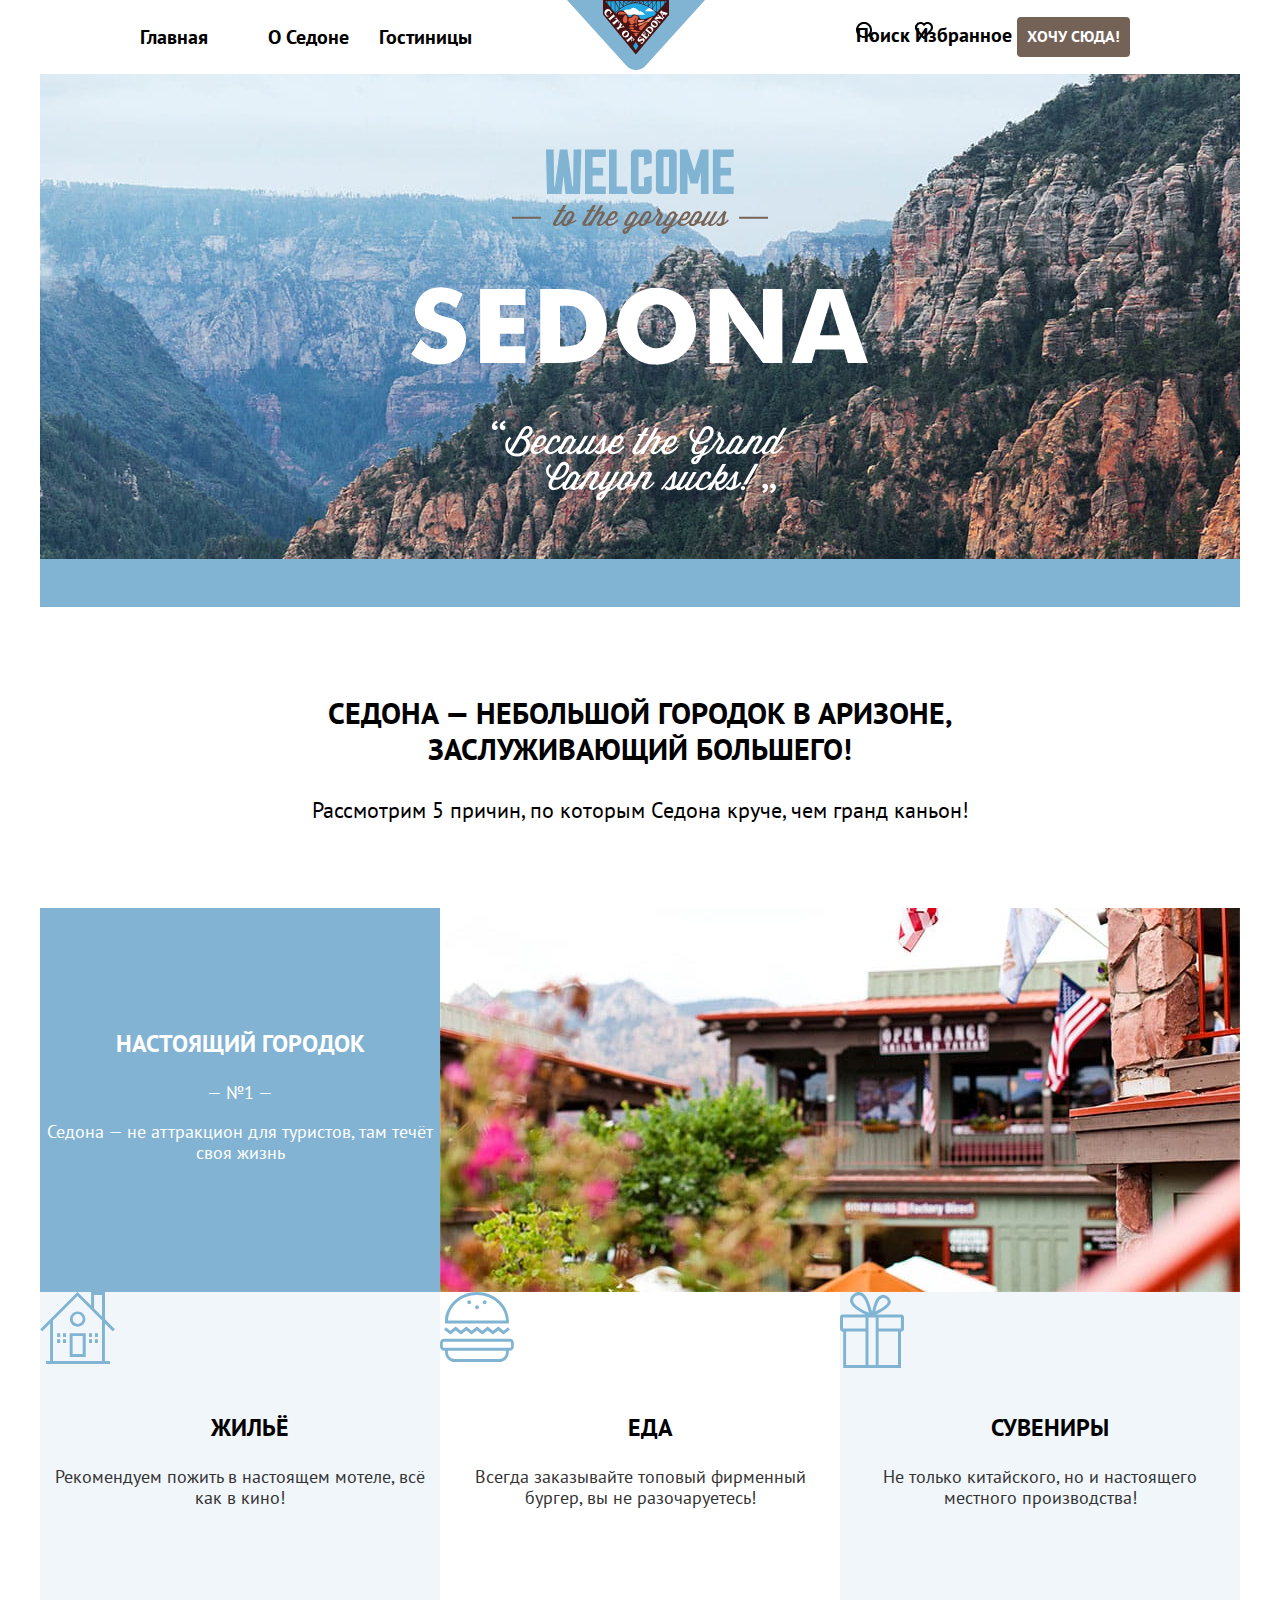
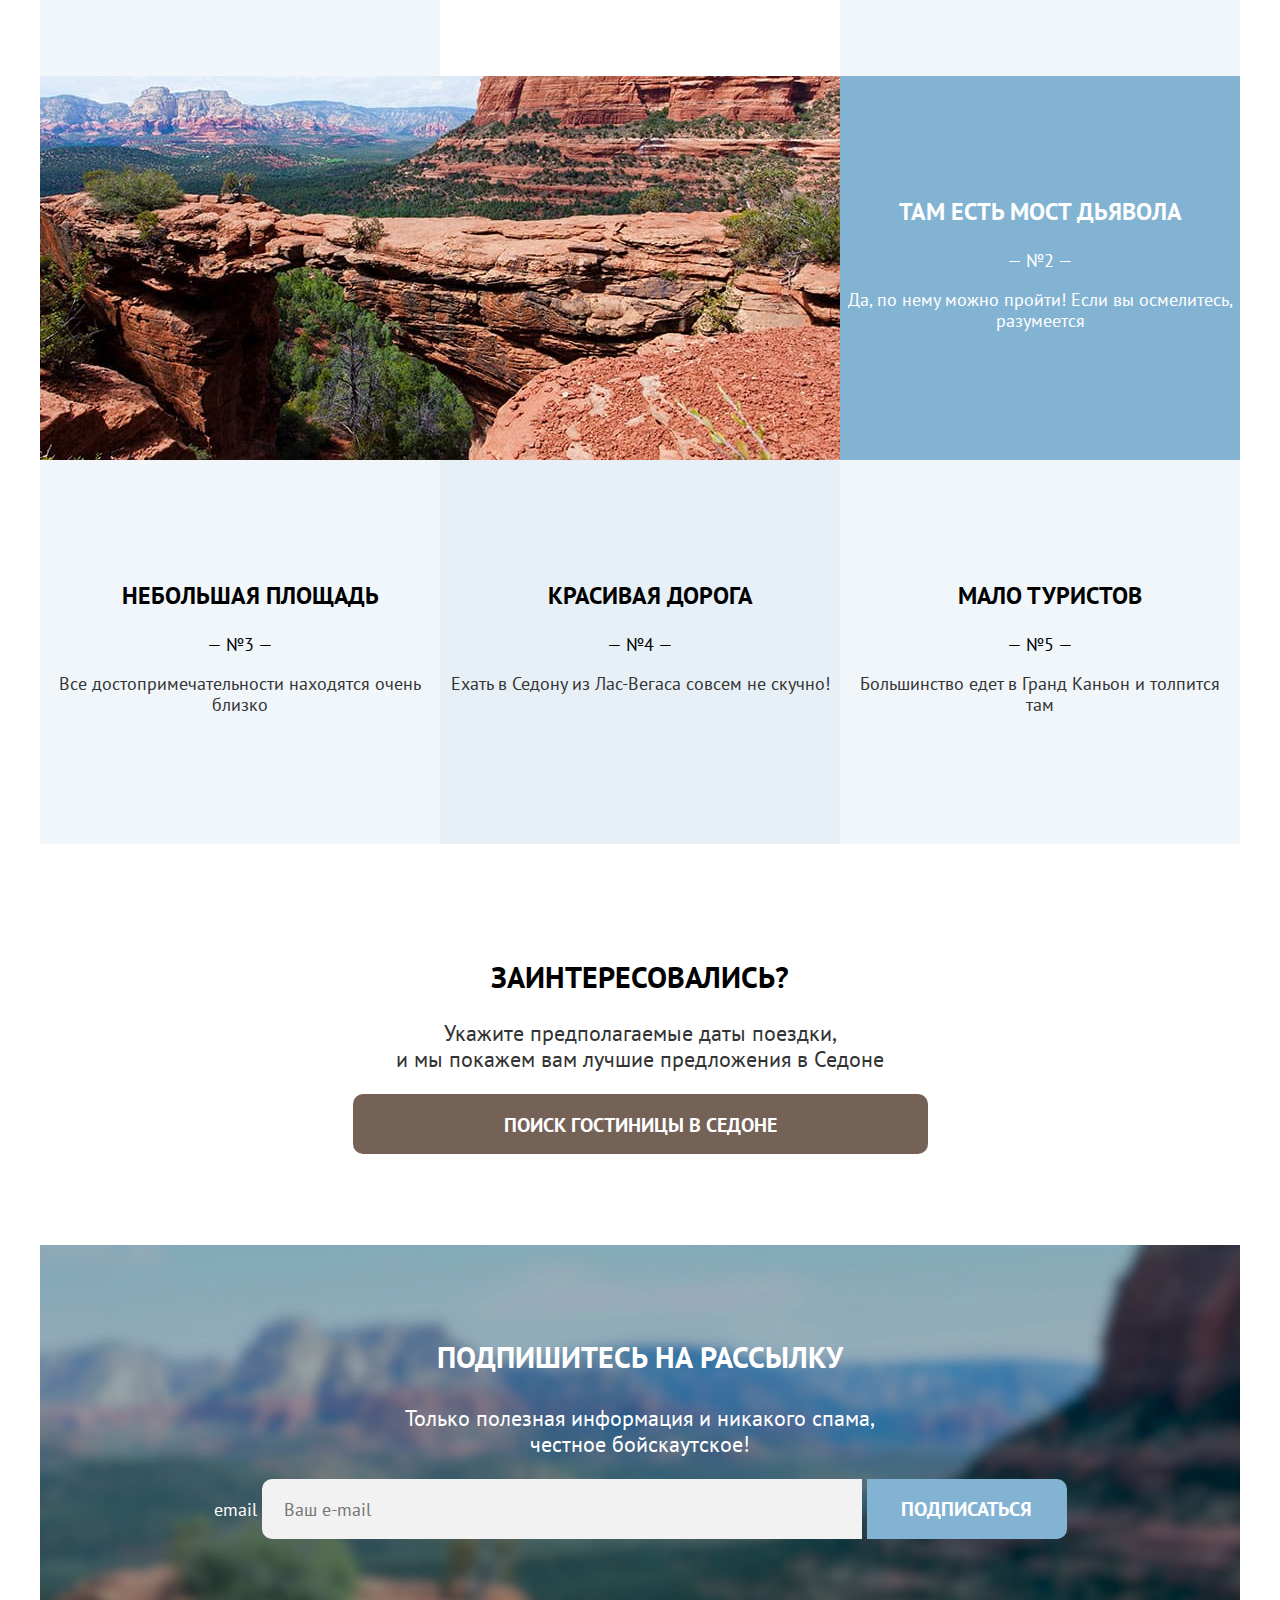
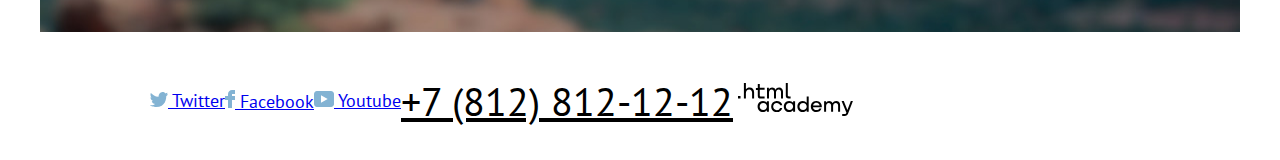
<file: index.html>
<!DOCTYPE html>
<html lang="ru">
  <head>
    <meta charset="utf-8">
    <link rel="stylesheet" href="styles/styles.css">
    <title>HTML Academy: Седона</title>
  </head>

  <body>
    <div class="container">
    <header class="page-header">
      <!-- Блок навигации -->
        <nav class="navigation">

        <ul class="navigation-list">
          <li class="navigation-item">
            <a class="navigation-link navigation-link-current" href="#">Главная</a>
          </li>

          <li class="navigation-item">
            <a class="navigation-link" href="#">О Седоне</a>
          </li>

          <li class="navigation-item">
            <a class="navigation-link" href="catalog.html">Гостиницы</a>
          </li>

        </ul>

        <!-- Логотип -->
        <a class="logo">
        <img class="logo-image" src="img/sedona-logo.svg" width="138" height="70" alt="Логотип Седоны">
        </a>

        <div class="navigation-user">
              <a class="navigation-link navigation-search" href="#">
                <span class="visually-hidden">
                Поиск
                </span>
              </a>

              <a class="navigation-link navigation-favourites" href="#">
                <span class="visually-hidden">
                  Избранное
                </span>
                </a>

              <a class="navigation-link navigation-button" href="#">
                Хочу сюда!
                </a>

            </div>
        </nav>
      </header>
    </div>

      <div class="container">
      <main class="main-container">
      <div class="page-container">
      <section class="welcome-section">
      <h1 class="visually-hidden"><img class="background-img" src="img/welcome-sedona.svg" width="458" height="352" alt="Добро пожаловать в Седону"></h1>
    </section>

      <!-- Основной блок section -->
      <section class="advantages">

      <div class="intro-greeting">
        <h2 class="title intro-title">
          Седона — небольшой городок в Аризоне, <br> заслуживающий большего!
        </h2>
        <p class="sub-title">Рассмотрим 5 причин, по которым Седона круче, чем гранд каньон!</p>
      </div>

        <div class="features-white-row"><!-- Первый ряд -->
          <div class="advantages-item-сol">
            <h3 class="advantages-title">Настоящий городок</h3>
            <span class="advantages-number"> — №1 — </span>
            <p class="advantages-white-description">Седона — не аттракцион для туристов, там течёт своя жизнь</p>
            </div>
            <img class="sedona-img" src="img/photo-1.jpg" width="800" height="384" alt="Улица Седоны">
          </div>


            <div class="features-row"> <!-- Второй ряд -->

              <ul class="advantages-list">

              <li class="advantages-item advantages-item-home">
                <h3 class="advantages-title">Жильё</h3>
                <p class="advantages-description">Рекомендуем пожить в настоящем мотеле, всё как в кино!</p>
              </li>

              <li class="advantages-item advantages-item-food">
                <h3 class="advantages-title">Еда</h3>
                <p class="advantages-description">Всегда заказывайте топовый фирменный бургер, вы не разочаруетесь!</p>
              </li>

              <li class="advantages-item advantages-item-gift">
                <h3 class="advantages-title">Сувениры</h3>
                <p class="advantages-description">Не только китайского, но и настоящего местного производства!</p>
              </li>
              </ul>
            </div>

            <div class="features-white-row"> <!-- Третий ряд -->
                <img class="sedona-img" src="img/photo-2.jpg" width="800" height="384" alt="Мост дьявола">
                <div class="advantages-item-сol">
                <h3 class="advantages-title">Там есть мост дьявола</h3>
                <span class="advantages-number"> — №2 — </span>
                <p class="advantages-white-description">Да, по нему можно пройти! Если вы осмелитесь, разумеется</p>
              </div>
              </div>

            <div class="features-row"> <!-- Четвертый ряд -->

                <ul class="advantages-list">

                <li class="advantages-item advantages-item-area">
                <h3 class="advantages-title">Небольшая площадь</h3>
                <span class="advantages-number"> — №3 — </span>
                <p class="advantages-description">Все достопримечательности находятся очень близко</p>
                </li>

                <li class="advantages-item advantages-item-road">
                <h3 class="advantages-title">Красивая дорога</h3>
                <span class="advantages-number"> — №4 — </span>
                <p class="advantages-description">Ехать в Седону из Лас-Вегаса совсем не скучно!</p>
                </li>

                <li class="advantages-item advantages-item-trip">
                <h3 class="advantages-title">Мало туристов</h3>
                <span class="advantages-number"> — №5 — </span>
                <p class="advantages-description">Большинство едет в Гранд Каньон и толпится там</p>
                </li>
                </ul>
                </div>
              </section>

              <!-- Блок поиска гостиниц -->
              <section class="book-section">
              <h2 class="title search-title">Заинтересовались?</h2>
              <p class="book-sub-title">Укажите предполагаемые даты поездки, <br> и мы покажем вам лучшие предложения в
                Седоне</p>
              <a class="book-section-hotel" href="catalog.html">поиск гостиницы в седоне</a>
              </section>

              <!-- Блок подписки на рассылку -->
              <section class="subscription">
              <h2 class="title form-title">Подпишитесь на рассылку</h2>
              <p class="form-sub-title">Только полезная информация и никакого спама, <br> честное бойскаутское!
              </p>
              <form class="subscription-form form" action="https://echo.htmlacademy.ru/" method="post">
                <label class="visually-hidden" for="contact-email-field">email</label>
                <input class="form-field" type="email" name="subscription-email" id="contact-email-field" placeholder="Ваш e-mail" required>
                <button class="form-submit-button" type="submit">Подписаться</button>
              </form>
              </section>
            </div>
              </main>
            </div>
              <!-- Окончание блока main -->

              <!-- Блок Footer -->
              <div class="container">
              <footer class="page-footer">
                <!-- Ссылки на соц. сети -->
                <div class="page-footer-container">
                      <ul class="social-list">

                      <li class="social-item">
                        <a href="https://twitter.com/htmlacademy_ru">
                          <img src="img/social-twitter.svg" width="18" height="15" alt="Twitter">
                          <span class="visually-hidden">Twitter</span>
                        </a>

                      </li>
                      <li class="social-item">
                        <a href="https://www.facebook.com/htmlacademy">
                          <img src="img/social-facebook.svg" width="10" height="18" alt="Facebook">
                          <span class="visually-hidden">Facebook</span>
                        </a>
                      </li>

                      <li class="social-item">
                        <a href="https://www.youtube.com/c/HTMLAcademyRUS">
                          <img src="img/social-youtube.svg" width="20" height="16" alt="Youtube">
                          <span class="visually-hidden">Youtube</span>
                        </a>
                      </li>
                    </ul>

                    <!-- Телефон -->
                    <div class="footer-contacts">
                      <address class="footer-contacts-address">
                      <a class="footer-phone" href="tel:+78128121212">+7 (812) 812-12-12</a>
                    </address>

                    <!-- Сайт html академии -->
                      <a class="footer-link" href="https://htmlacademy.ru/">
                      <img src="img/footer-logo.svg" width="115" height="33" alt="Логотип HTML Academy">
                      </a>
                    </div>
                    </div>
                    </footer>
                  </div>
            </body>
            </html>
</file>
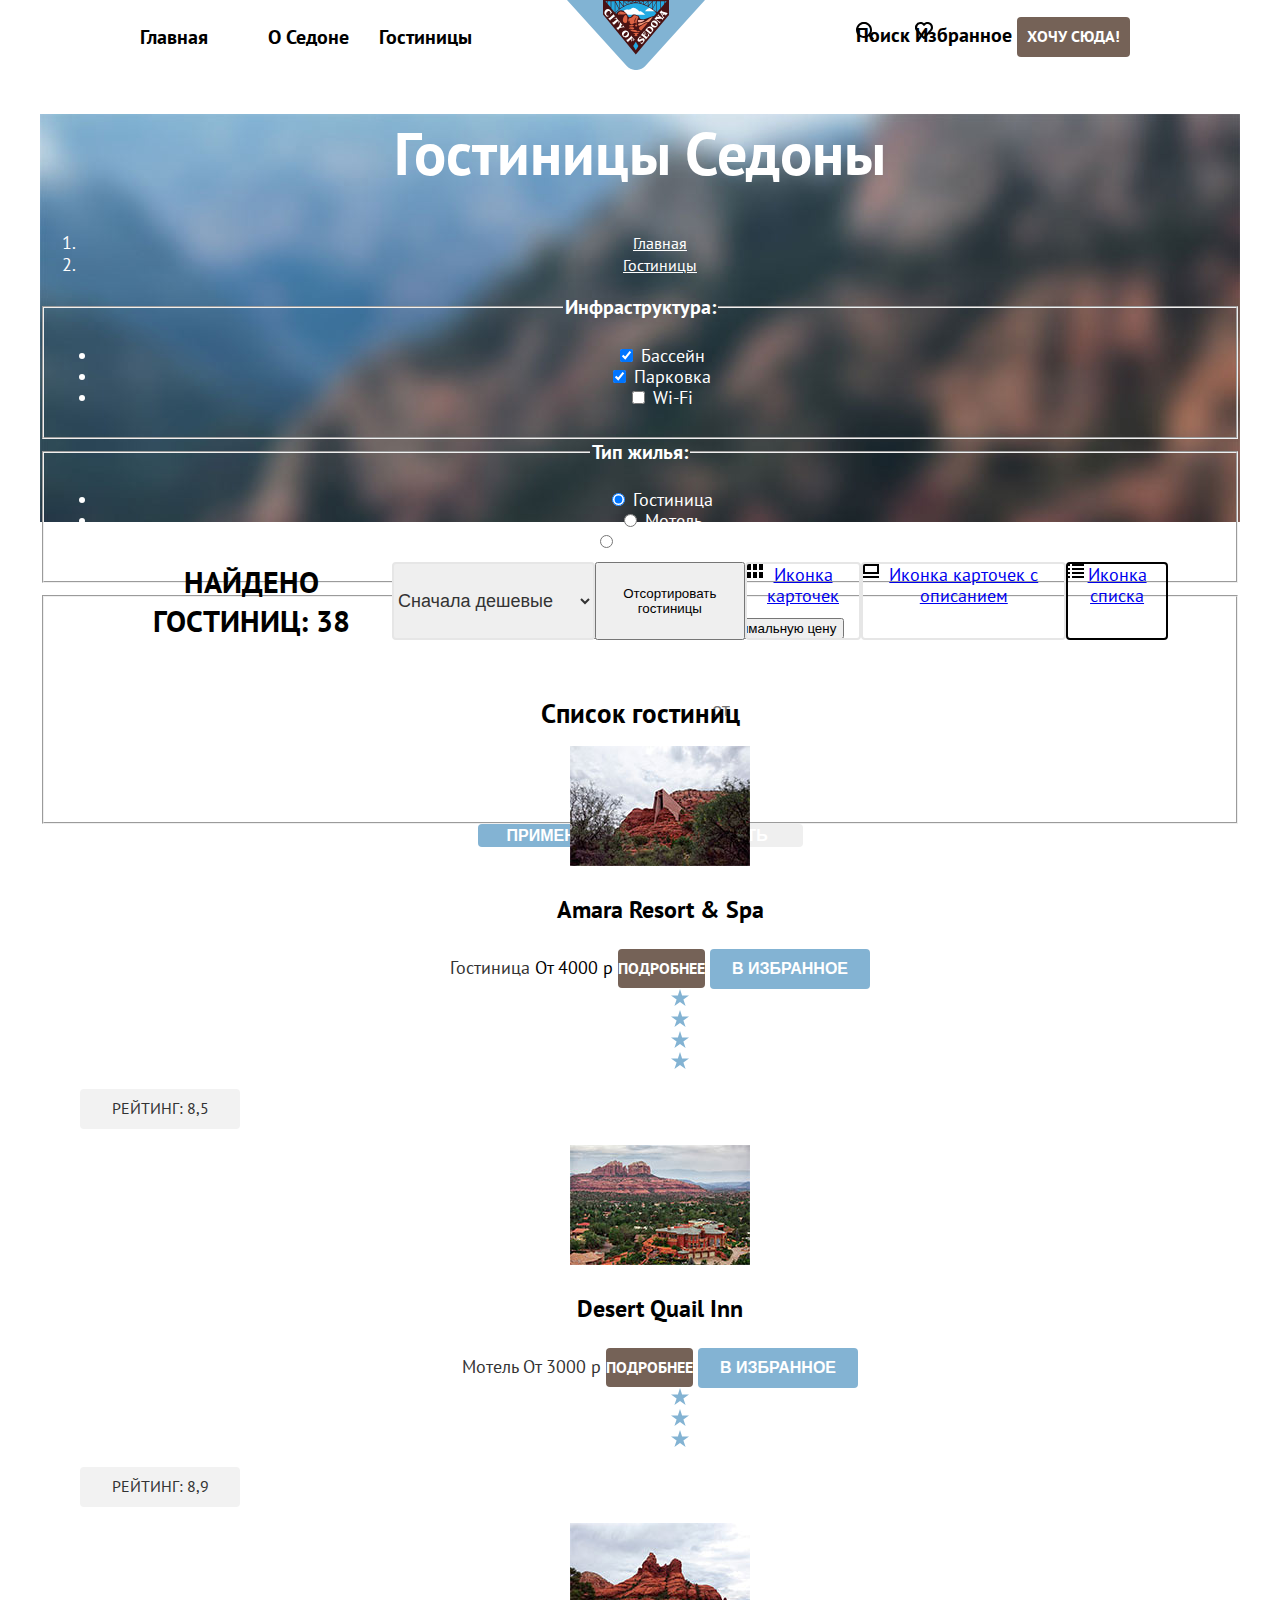
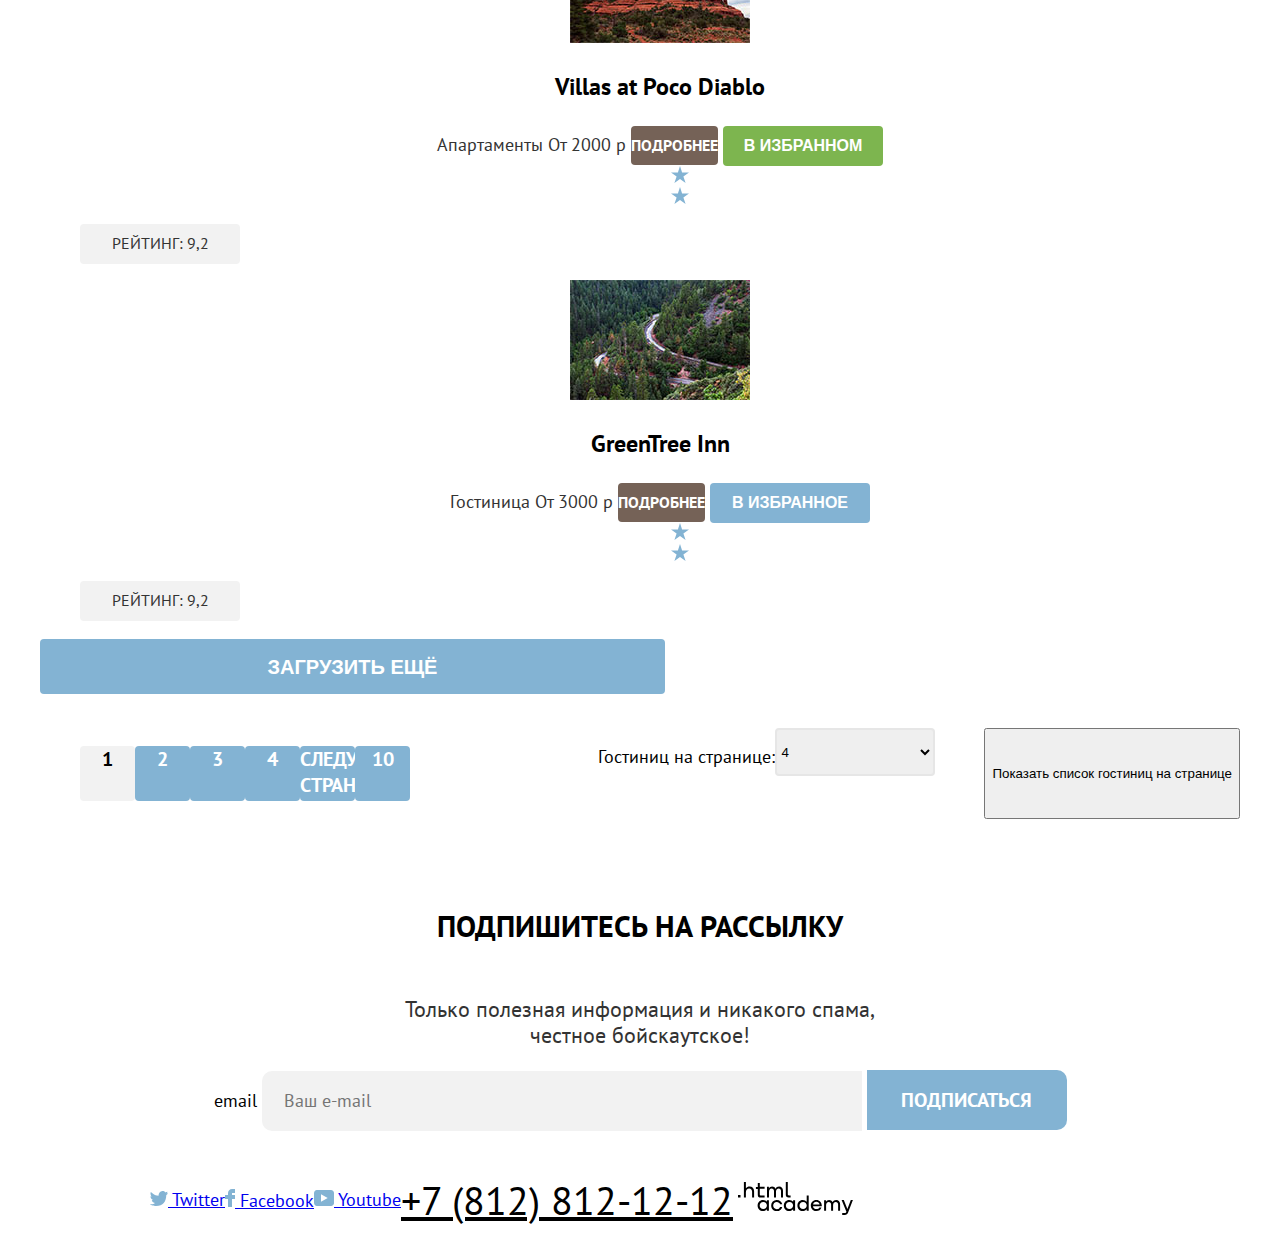
<file: catalog.html>
<!DOCTYPE html>
<html lang="ru">
  <head>
    <meta charset="utf-8">
    <link rel="stylesheet" href="styles/styles.css">
    <title>HTML Academy: Седона</title>
  </head>

  <body>
    <div class="container">
    <header class="page-header">
      <!-- Блок навигации -->
        <nav class="navigation">

        <ul class="navigation-list">
          <li class="navigation-item">
            <a class="navigation-link" href="index.html">Главная</a>
          </li>

          <li class="navigation-item">
            <a class="navigation-link" href="#">О Седоне</a>
          </li>

          <li class="navigation-item">
            <a class="navigation-link navigation-link-current" href="catalog.html">Гостиницы</a>
          </li>

        </ul>

        <!-- Логотип -->
        <a class="logo" href="index.html">
        <img class="logo-image" src="img/sedona-logo.svg" width="138" height="70" alt="Логотип Седоны">
        </a>

        <div class="navigation-user">
          <a class="navigation-link navigation-search" href="#">
            <span class="visually-hidden">
            Поиск
            </span>
          </a>

          <a class="navigation-link navigation-favourites" href="#">
            <span class="visually-hidden">
              Избранное
            </span>
          </a>

          <a class="navigation-link navigation-button" href="#">
            Хочу сюда!
          </a>
        </div>
        </nav>
      </header>
      </div>

          <!-- Заголовок и хлебные крошки -->
            <main class="main-inner">
            <div class="container">
            <div class="background-container">
            <header class="inner-header">
              <h1 class="main-title-catalog">Гостиницы Седоны</h1>
              <ol class="breadcrumbs">
                  <li class="breadcrumbs-item">
                      <a class="breadcrumbs-link" href="index.html">
                        <span class="visually-hidden">
                            Главная
                        </span>
                        </a>
                  </li>
                  <li class="breadcrumbs-item">
                      <a class="breadcrumbs-link" href="catalog.html">Гостиницы</a>
                  </li>
              </ol>
              </header>

        <!-- Фильтры для поиска -->
        <section class="catalog-filter-hotels">
        <h2 class="visually-hidden" hidden>Каталог отелей с фильтрами</h2>
        <form class="form filter-form" action="https://echo.htmlacademy.ru/" method="get">

          <fieldset class="form-fieldset">
            <legend class="form-legend">Инфраструктура:</legend>

            <ul class="form-field-list">
              <li class="form-field-item">
                <label class="form-label">
                  <input class="visually-hidden form-checkbox" type="checkbox" name="infrastructure" checked>
                  <span class="form-label-mark"></span>
              <span class="form-label-name">Бассейн</span>
                </label>
              </li>

              <li class="form-field-item">
                <label class="form-label">
                  <input class="visually-hidden form-checkbox" type="checkbox" name="parking" checked>
                  <span class="form-label-mark"></span>
              <span class="form-label-name">Парковка</span>
                </label>
              </li>

              <li class="form-field-item">
                <label class="form-label">
                  <input class="visually-hidden form-checkbox" type="checkbox" name="wifi">
                  <span class="form-label-mark"></span>
              <span class="form-label-name">Wi-Fi</span>
                </label>
              </li>
            </ul>
            </fieldset>

            <fieldset class="form-fieldset">
              <legend class="form-legend">Тип жилья:</legend>

              <ul class="form-field-list">
                  <li class="form-field-item">
                  <label class="form-label">
                    <input class="visually-hidden form-radio" type="radio" name="type-of-hotel" value="hotel" checked>
                    <span class="form-label-mark"></span>
                <span class="form-label-name">Гостиница</span>
                  </label>
                </li>

                <li class="form-field-item">
                  <label class="form-label">
                    <input class="visually-hidden form-radio" type="radio" name="type-of-hotel" value="motel">
                    <span class="form-label-mark"></span>
                <span class="form-label-name">Мотель</span>
                  </label>
                </li>

                <li class="form-field-item">
                  <label class="form-label">
                    <input class="visually-hidden form-radio" type="radio" name="type-of-hotel" value="apartments">
                    <span class="form-label-mark"></span>
                <span class="form-label-name">Апартаменты</span>
                  </label>
                </li>
              </ul>
              </fieldset>


              <fieldset class="form-fieldset">
              <legend class="form-legend"> Стоимость, ₽:</legend>
              <button class="range-toggle toggle-min" type="button">
                <span class="visually-hidden">Изменить минимальную цену</span>
              </button>
              <button class="range-toggle toggle-max" type="button">
                <span class="visually-hidden">Изменить максимальную цену</span>
              </button>

              <label class="catalog-filter-label">
              <p class="test"><span class="count">0</span></p>
              <input class="catalog-filter-input" type="number" name="min-price" placeholder="от">
              <span class="filter-input">от</span>
              </label>

              <label class="catalog-filter-label">
              <p class="test"><span class="count">9000</span></p>
              <input class="catalog-filter-input" type="number" name="max-price" placeholder="до">
              <span class="filter-input">до</span>
            </label>
            </fieldset>

            <!--Кнопка-->
            <button class="button form-submit form-reset" type="submit">Применить</button>
            <button class="button form-reset" type="reset">Сбросить</button>
            </form>
          </section>
          </div>
          </div>

            <!--Сортировка гостиниц-->
            <div class="container">
            <section class="sorting-hotels">
              <h2 class="find-hotels">Найдено гостиниц: <span class="result-sorting">38</span></h2>

                <select class="select-control" id="sorting" name="sorting">
                  <option value="cheap">Сначала дешевые</option>
                  <option value="expensive">Сначала дорогие</option>
                  <option value="popular">Сначала популярные</option>
                </select>
                <button class="visually-hidden" type="submit">Отсортировать гостиницы</button>

              <a class="sort-button mode-tile" href="#">
                <span class="visually-hidden">Иконка карточек</span>
              </a>

              <a class="sort-button mode-slideshow" href="#">
                <span class="visually-hidden">Иконка карточек с описанием</span>
              </a>

              <a class="sort-button mode-list button-light" href="#">
                <span class="visually-hidden">Иконка списка</span>
              </a>
            </section>
            </div>

            <!--Блок с карточками гостиниц-->
            <div class="container">
            <section class="hotels-section">
              <h2 class="visually hidden">Список гостиниц</h2>
              <ul class="hotels-list">

                <li class="hotels-card card">
                  <img class="card-image" src="img/catalog/hotel-1.jpg" width="180" height="120" alt="Пейзаж с видом на красные горы">
                  <a class="card-link" href="#">
                    <h3 class="card-title">Amara Resort & Spa</h3>
                    </a>
                    <span class="card-details">Гостиница</span>
                    <span class="card-detaiils">От 4000 р</span>
                    <a class="card-button button" href="">подробнее</a>
                    <button class="button-favorite button">в избранное</button>

                    <div class="rating-stars">

                       <ul class="rating-list">
                        <li><img src="img/catalog/star.svg" width="18" height="17" alt="звезда рейтинга"></li>
                        <li><img src="img/catalog/star.svg" width="18" height="17" alt="звезда рейтинга"></li>
                        <li><img src="img/catalog/star.svg" width="18" height="17" alt="звезда рейтинга"></li>
                        <li><img src="img/catalog/star.svg" width="18" height="17" alt="звезда рейтинга"></li>
                      </ul>
                      <p class="rating-text">рейтинг: 8,5</p>
                      </div>
                </li>

                <li class="hotels-card card">
                  <img class="card-image" src="img/catalog/hotel-2.jpg" width="180" height="120" alt="Пейзаж с видом на красные горы">
                  <a class="card-link" href="#">
                    <h3 class="card-title">Desert Quail Inn</h3>
                    </a>
                    <span class="card-details">Мотель</span>
                    <span class="card-details">От 3000 р</span>
                    <a class="card-button button" href="#">подробнее</a>
                    <button class="button-favorite button">в избранное</button>
                    <div class="rating-stars">

                        <ul class="rating-list">
                          <li><img src="img/catalog/star.svg" width="18" height="17" alt="звезда рейтинга"></li>
                          <li><img src="img/catalog/star.svg" width="18" height="17" alt="звезда рейтинга"></li>
                          <li><img src="img/catalog/star.svg" width="18" height="17" alt="звезда рейтинга"></li>
                        </ul>
                        <p class="rating-text">рейтинг: 8,9</p>
                        </div>
                </li>

                <li class="hotels-card card">
                  <img class="card-image" src="img/catalog/hotel-3.jpg" width="180" height="120" alt="Пейзаж с видом на красные горы">
                  <a class="card-link" href="#">
                    <h3 class="card-title">Villas at Poco Diablo</h3>
                    </a>
                    <span class="card-details">Апартаменты</span>
                    <span class="card-details">От 2000 р</span>
                    <a class="card-button button" href="#">подробнее</a>
                    <button class="button-favorite button card-button-favourite">в избранном</button>
                    <div class="rating-stars">

                      <ul class="rating-list">
                        <li><img src="img/catalog/star.svg" width="18" height="17" alt="звезда рейтинга"></li>
                        <li><img src="img/catalog/star.svg" width="18" height="17" alt="звезда рейтинга"></li>
                      </ul>
                      <p class="rating-text">рейтинг: 9,2</p>
                      </div>
                </li>

                <li class="hotels-card card">
                  <img class="card-image" src="img/catalog/hotel-4.jpg" width="180" height="120" alt="Горный пейзаж с видом на дорогу">
                  <a class="card-link" href="#">
                    <h3 class="card-title">GreenTree Inn</h3>
                    </a>
                    <span class="card-details">Гостиница</span>
                    <span class="card-details">От 3000 р</span>
                    <a class="card-button button" href="#">подробнее</a>
                    <button class="button-favorite button">в избранное</button>
                    <div class="rating-stars">

                      <ul class="rating-list">
                        <li><img src="img/catalog/star.svg" width="18" height="17" alt="звезда рейтинга"></li>
                        <li><img src="img/catalog/star.svg" width="18" height="17" alt="звезда рейтинга"></li>
                      </ul>
                      <p class="rating-text">рейтинг: 9,2</p>
                      </div>
                </li>
              </ul>
            </section>


            <!--Кнопка "Загрузить еще"-->
            <button class="show-more-button" type="button">Загрузить ещё</button>
          </div>

            <!--Блок с пагинацией-->
            <div class="container">
            <div class="pagination-container">
            <ul class="pagination">
              <li class="pagination-item">
                <a class="pagination-link pagination-current">1</a>
              </li>
              <li class="pagination-item">
                <a class="pagination-link" href="#">2</a>
              </li>
              <li class="pagination-item">
                <a class="pagination-link" href="#">3</a>
              </li>
              <li class="pagination-item">
                <a class="pagination-link" href="#">4</a>
              </li>
              <li class="pagination-item">
                <a class="pagination-link pagination-next" href="#">
                  <span class="visually-hidden">Следующая страница</span>
                </a>
              </li>
              <li class="pagination-item">
                <a class="pagination-link" href="#">10</a>
              </li>
            </ul>

          <div class="hotels-number-page">
          <p>Гостиниц на странице:</p>
          <select class="select-number" id="page-number" name="page-number">
          <option value="4">4</option>
          </select>
          </div>

          <button class="visually-hidden" type="submit">Показать список гостиниц на странице</button>
          </div>



          <!-- Блок подписки на рассылку -->
          <div class="container">
          <section class="subscription-form-catalog">
          <h2 class="title form-title">Подпишитесь на рассылку</h2>
          <p class="form-description">Только полезная информация и никакого спама, <br> честное бойскаутское!
          </p>
          <form class="subscription-form form" action="https://echo.htmlacademy.ru/" method="post">
            <label class="visually-hidden" for="contact-email-field">email</label>
            <input class="form-field" type="email" name="subscription-email" id="contact-email-field" placeholder="Ваш e-mail" required>
            <button class="form-submit-button" type="submit">Подписаться</button>
          </form>
          </section>
          </div>
          </div>
          </main>

          <!-- Окончание блока main -->

          <!-- Блок Footer -->
          <div class="container">
          <footer class="page-footer">
            <!-- Ссылки на соц. сети -->
            <div class="index-footer">
                  <ul class="social-list">

                  <li class="social-item">
                    <a href="https://twitter.com/htmlacademy_ru">
                      <img src="img/social-twitter.svg" width="18" height="15" alt="Twitter">
                      <span class="visually-hidden">Twitter</span>
                    </a>

                  </li>

                  <li class="social-item">
                    <a href="https://www.facebook.com/htmlacademy">
                      <img src="img/social-facebook.svg" width="10" height="18" alt="Facebook">
                      <span class="visually-hidden">Facebook</span>
                    </a>
                  </li>

                  <li class="social-item">
                    <a href="https://www.youtube.com/c/HTMLAcademyRUS">
                      <img src="img/social-youtube.svg" width="20" height="16" alt="Youtube">
                      <span class="visually-hidden">Youtube</span>
                    </a>
                  </li>
                </ul>

                <!-- Телефон -->
                <div class="footer-contacts">
                  <address class="footer-contacts-address">
                  <a class="footer-phone" href="tel:+78128121212">+7 (812) 812-12-12</a>
                </address>

                <!-- Сайт html академии -->
                <a class="footer-link" href="https://htmlacademy.ru/">
                <img src="img/footer-logo.svg" width="115" height="33" alt="Логотип HTML Academy">
                </a>
                </div>
              </div>
          </footer>
        </div>

        </body>

</html>
</file>
<file: styles/styles.css>
@font-face {
  font-family: "PT Sans";
  font-style: normal;
  font-weight: 400;
  src: url("../fonts/ptsans-400.woff2") format("woff2");
  font-display:swap;
}

@font-face {
  font-family: "PT Sans";
  font-style: normal;
  font-weight: 700;
  src: url("../fonts/ptsans-700.woff2") format("woff2");
  font-display:swap;
}

html {
  box-sizing: border-box;
  min-height: 100%;
  height: 100%;
}

*,
*:before,
*:after {
  box-sizing: inherit;
}

body {
  margin: 0;
  display: flex;
  flex-direction: column;
  height: 100%;
  min-width: 1200px;
  font-family: "PT Sans", "Arial", "Helvetica", sans-serif;
  font-size: 18px;
  line-height: 21px;
  text-align: center;
  font-style: normal;
  color: #000000;
  background-color: #ffffff;
}

.container {
  width: 1200px;
  margin: 0 auto;
}

/* Блок навигации */

.navigation {
  display: flex;
  box-sizing: border-box;
  align-items: center;
  justify-content: space-between;
  padding-right: 72px;
  padding-left: 70px;
}

.navigation-list {
  display: flex;
  width: 400px;
  padding: 0;
  list-style-type: none;
  }

  .navigation-list li {
  margin-right: 30px;
  }

  .navigation-list li:last-child {
  margin-right: 0px;
    }

.navigation-link {
  font-weight: 700;
  font-size: 20px;
  line-height: 26px;
  text-align: center;
  color: #000000;
  text-decoration: none;
}

.navigation-button {
  font-weight: 700;
  font-size: 16px;
  line-height: 21px;
  text-transform: uppercase;
  color: #FFFFFF;
  background-color: #756257;
  display: inline-flex;
  align-items: center;
  justify-content: center;
  min-width: 90px;
  max-width: 160px;
  padding: 9px 10px 10px;
  border-radius: 4px;
}

.navigation-list li {
  margin-left: 30px;
}

.navigation-list li:last-child {
  margin-left: 0px;
}

.navigation-user {
  width: 350px;
  margin-left: auto;
  justify-content: center;
  align-items: center;
}

.logo {
  margin: 0 auto;
  min-width: 138px;
}

/* Значки из блока навигации на главной странице */

.navigation-search {
  background-image: url(../img/search.svg);
  background-repeat:no-repeat;
}

.navigation-favourites {
  background-image: url(../img/heart.svg);
  background-repeat:no-repeat;
}


/* Фоновое изображение на главной странице */

.welcome-section {
  background-image: url(../img/index-background.jpg);
  background-repeat:no-repeat;
  background-size: 100% auto;
  background-color: #81B3D3;
  padding-top: 51px;
  padding-bottom: 82px;
}

.background-img {
  display: block;
  margin: auto;
}

.intro-greeting {
  padding-top: 63px;
}

.title {
  font-weight: 700;
  font-size: 30px;
  line-height: 36px;
  text-align: center;
  text-transform: uppercase;
  }

.main-title {
  font-weight: 700;
  font-size: 24px;
  line-height: 28px;
  text-transform: uppercase;
  color: #FFFFFF;
}

.sub-title {
  font-weight: 400;
  font-size: 22px;
  line-height: 36px;
  margin-bottom: 80px;
  padding-right: 240px;
  padding-left: 240px;
  }

.advantages {
  text-align: center;
}

.features-white-row {
  display: flex;
  color: #FFFFFF;
  background-color: #83B3D3;
  }

.advantages-item-сol {
  width: 400px;
  padding-top: 98px;
}

.sedona-img {
  width: 800px;
}

.advantages-description {
  font-weight: 400;
  font-size: 18px;
  line-height: 21px;
  color: #333333;
}

.advantages-list {
  display: flex;
  margin: 0;
  padding: 0;
  list-style-type: none;
}

.advantages-title {
  font-weight: 700;
  font-size: 24px;
  line-height: 28px;
  text-transform: uppercase;
  width: 400px;
}

.advantages-white-description {
  font-weight: 400;
  font-size: 18px;
  line-height: 21px;
  color: #FFFFFF;
}

.advantages-item {
  width: 400px;
  padding: 10px;
  min-height: 384px;
  padding-top: 98px;
  padding-bottom: 77px;
}


.advantages-item-home,
.advantages-item-gift,
.advantages-item-area,
.advantages-item-trip {
  background-color: rgba(131, 179, 211, 0.12);
}

.advantages-item-food {
  background-color: #FFFFFF;
}

.advantages-item-road {
  background-color: rgba(131, 179, 211, 0.2);
}

.advantages-number {
  font-weight: 400;
  font-size: 18px;
  line-height: 21px;
  text-transform: uppercase;
}

/* Значки из блока "Преимущества" = пока оставляем так, потом сделать через псевдоэлелементы в css */

.advantages-item-home {
  background-image: url(../img/advantages-icon-1.svg);
  background-repeat:no-repeat;
}

.advantages-item-food {
  background-image: url(../img/advantages-icon-2.svg);
  background-repeat:no-repeat;
}

.advantages-item-gift {
  background-image: url(../img/advantages-icon-3.svg);
  background-repeat:no-repeat;
}

/* Блок поиска гостиниц */

.book-section {
  background-color: #FFFFFF;
  padding-top: 90px;
  padding-right: 240px;
  padding-left: 240px;
  padding-bottom: 91px;
}

.book-sub-title {
  font-weight: 400;
  font-size: 22px;
  line-height: 26px;
  text-align: center;
  color: #333333;
  }

  .book-section-hotel {
    display: block;
    width: 575px;
    min-height: 60px;
    margin: 0 auto;
    border-radius: 10px;
    padding-top: 13px;
    padding-bottom: 11px;
    background-color: #756257;
    border-radius: 10px;
    font-style: normal;
    font-weight: 700;
    font-size: 20px;
    line-height: 36px;
    text-align: center;
    text-transform: uppercase;
    text-decoration:none;
    color: #FFFFFF;
  }

/* Блок подписки на рассылку */



.subscription {
  background-image: url(../img/footer-background.jpg);
  background-repeat:no-repeat;
  background-color: #766458;
  color:#ffffff;
  text-align: center;
  padding-top: 94px;
  padding-bottom: 93px;
}

.form-title {
  margin: 0;
  padding: 0;
  margin-bottom: 30px;
}

.form-sub-title {
  font-weight: 400;
  font-size: 22px;
  line-height: 26px;
  text-align: center;
  color: #FFFFFF;
}

.form-field {
  width: 600px;
  height: 60px;
  padding-left: 22px;
  padding-right: 22px;
  box-sizing: border-box;
  font-family: inherit;
  background: #F2F2F2;
  border-radius: 10px 0px 0px 10px;
  font-size: 18px;
  line-height: 26px;
  border: none;
}

.form-submit-button {
  width: 200px;
  min-height: 60px;
  font-family: inherit;
  font-weight: 700;
  font-size: 20px;
  line-height: 26px;
  text-transform: uppercase;
  border: none;
  color: #FFFFFF;
  background-color: #83B3D3;
  border-radius: 0px 10px 10px 0px;
}

.page-footer-container {
  display: flex;
  padding-left: 70px;
  padding-right: 72px;
  padding-top: 40px;
  padding-bottom: 30px;
  align-items: center;
}

.social-list {
  display: flex;
  list-style-type: none;
}

/* Футер */

.footer-contacts {
  max-width: 720px;
}

.footer-contacts-address {
  display: inline-block;
  font-weight: 400;
  font-size: 40px;
  line-height: 40px;
  text-align: center;
  font-style: normal;
  text-transform: uppercase;

}

.footer-phone {
color:inherit;
}


/* Страница каталога */

.background-container {
  background-image: url(../img/catalog/catalog-background.jpg);
  background-repeat:no-repeat;
  background-color: #766458;
  color: #ffffff;
  height: 408px;
}

.main-title-catalog {

  font-weight: 700;
  font-size: 60px;
  line-height: 78px;
  color: #FFFFFF;
}



.breadcrumbs-link {
  font-weight: 400;
  font-size: 16px;
  line-height: 21px;
  color: #FFFFFF;

}

.form-legend {
  font-weight: 700;
  font-size: 20px;
  line-height: 26px;
}

.form-submit {
  width: 160px;
  margin-bottom: 20px;
  background-color: #83B3D3;
  border-radius: 4px;
  border: none;
  font-weight: 700;
  font-size: 16px;
  line-height: 21px;
  text-align: center;
  text-transform: uppercase;
  color: #FFFFFF;
}

.form-reset {
  width: 160px;
  font-weight: 400;
  font-size: 18px;
  line-height: 23px;
  text-align: center;
  color: #FFFFFF;

}

.catalog-filter-input {
  border: 2px solid #FFFFFF;
  border-radius: 4px;
  font-weight: 400;
  font-size: 18px;
  line-height: 23px;
  text-align: right;
  }

  p .test {
    background: #000000;
    color: #FFFFFF;
    display: inline-block;
    padding: 0 15px;
  }

 .sorting-hotels {
  display: flex;
  padding-top: 40px;
  padding-bottom: 40px;
  padding-right: 72px;
  padding-left: 70px;
 }


.find-hotels {
  margin: 0;
  font-weight: 700;
  font-size: 30px;
  line-height: 39px;
  text-transform: uppercase;
}

.select-control {
  font-weight: 400;
  font-size: 18px;
  line-height: 23px;
  color: #333333;
  border: 2px solid #E6E6E6;
  border-radius: 4px;
}


.hotels-list li {
  list-style-type: none;
}

.card-link {
  text-decoration: none;
}

.card-image {
  width: 180px;
  height: 120px;
}

.card-title {
  font-weight: 700;
  font-size: 24px;
  line-height: 31px;
  color: #000000;
}

.card-details {
  font-weight: 400;
  font-size: 18px;
  line-height: 23px;
  color: #333333;
}

.button {
  border-radius: 4px;
  font-weight: 700;
  font-size: 16px;
  line-height: 21px;
  text-align: center;
  text-transform: uppercase;
  color: #FFFFFF;
  text-decoration: none;
  border: none;
}

.card-button {
  background-color: #756257;
  width: 151px;
  padding-top: 9px;
  padding-bottom: 10px;

}

.button-favorite {
  background-color: #83B3D3;
  width: 160px;
  padding-top: 9px;
  padding-bottom: 10px;
}

.card-button-favourite {
  background-color: #7DB54F;
  width: 160px;
  padding-top: 9px;
  padding-bottom: 10px;
}

.rating-text {
  font-weight: 400;
  font-size: 16px;
  line-height: 21px;
  text-align: center;
  text-transform: uppercase;
  color: #333333;
  background-color: #F2F2F2;
  border-radius: 4px;
  width: 160px;
  padding-top: 9px;
  padding-bottom: 10px;
}

.show-more-button {
  background-color: #83B3D3;
  border-radius: 4px;
  font-weight: 700;
  font-size: 20px;
  line-height: 26px;
  text-align: center;
  text-transform: uppercase;
  color: #FFFFFF;
  display: block;
  width: 625px;
  height: 55px;
  border: none;
}


.pagination-container {
  display: flex;
  padding-top: 34px;
}

.pagination {
    display: flex;
    justify-content: space-between;
    list-style-type: none;
}

.pagination-link {
  font-weight: 700;
  font-size: 20px;
  line-height: 26px;
  text-align: center;
  text-transform: uppercase;
  text-decoration: none;
  color: #ffffff;
  background-color: #83b3d3;
  border-radius: 4px;
  display: block;
  box-sizing: border-box;
  width: 55px;
  height: 55px;
}

.pagination-current {
  background-color: #F2F2F2;
  color: #000000;
}

.hotels-number-page {
  display: flex;
  width: 386px;
  margin-left: auto;
}

.select-number {
  border: 2px solid #E6E6E6;
  box-sizing: border-box;
  border-radius: 4px;
  width: 160px;
  height: 48px;
}

.subscription-form-catalog {
  background-color: #ffffff;
  display: flex;
  flex-direction: column;
  padding-top: 89px;
}

.form-description {
  font-weight: 400;
  font-size: 22px;
  line-height: 26px;
  text-align: center;
  color: #333333;
}

.index-footer {
  display: flex;
  padding-left: 70px;
  padding-right: 72px;
  padding-top: 40px;
  padding-bottom: 30px;
  align-items: center;
}


/* Мелкие значки со страницы каталога */

.mode-tile {
  background-image: url(../img/catalog/mode-tile.svg);
  background-repeat:no-repeat;
  border: 2px solid #E6E6E6;
  border-radius: 4px;
}

.mode-slideshow {
  background-image: url(../img/catalog/mode-slideshow.svg);
  background-repeat:no-repeat;
  border: 2px solid #E6E6E6;
  border-radius: 4px;
}

.mode-list {
  background-image: url(../img/catalog/mode-list.svg);
  background-repeat:no-repeat;
  border: 2px solid #000000;
  border-radius: 4px;
}
</file>
